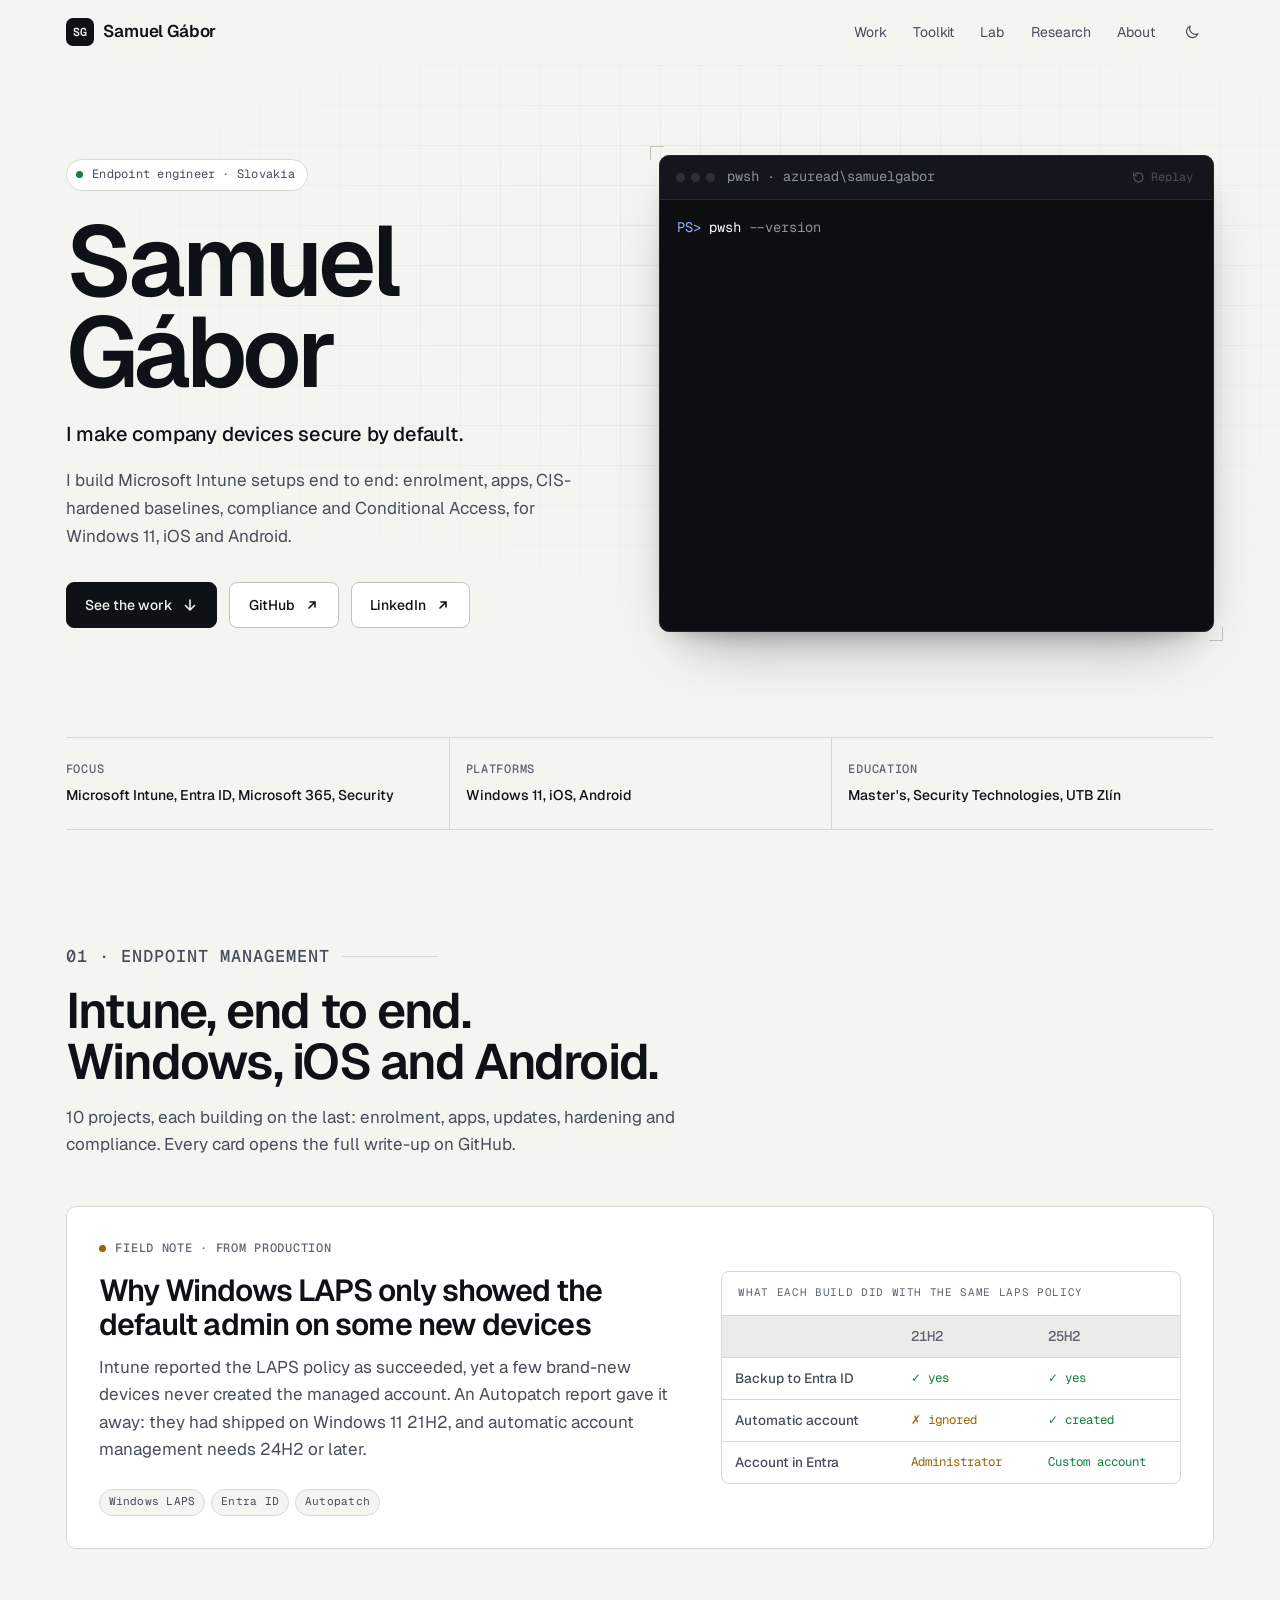
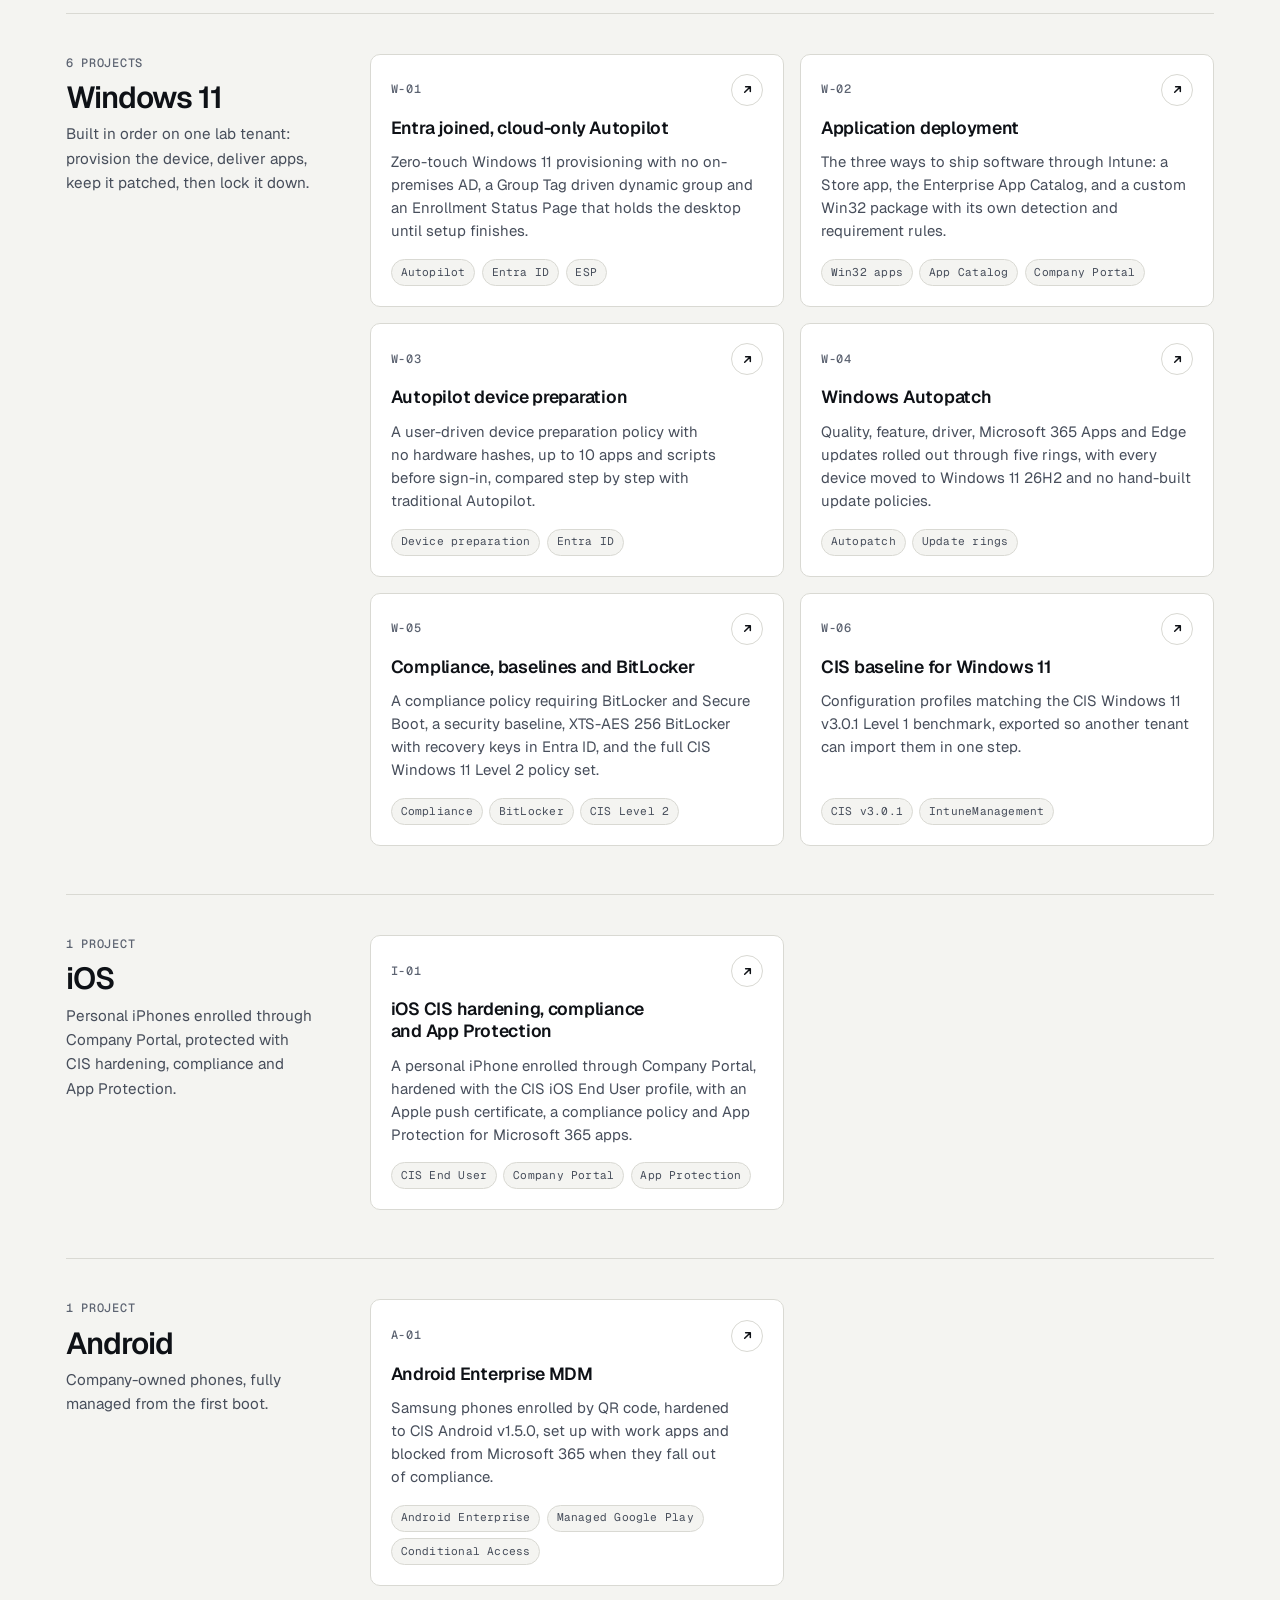
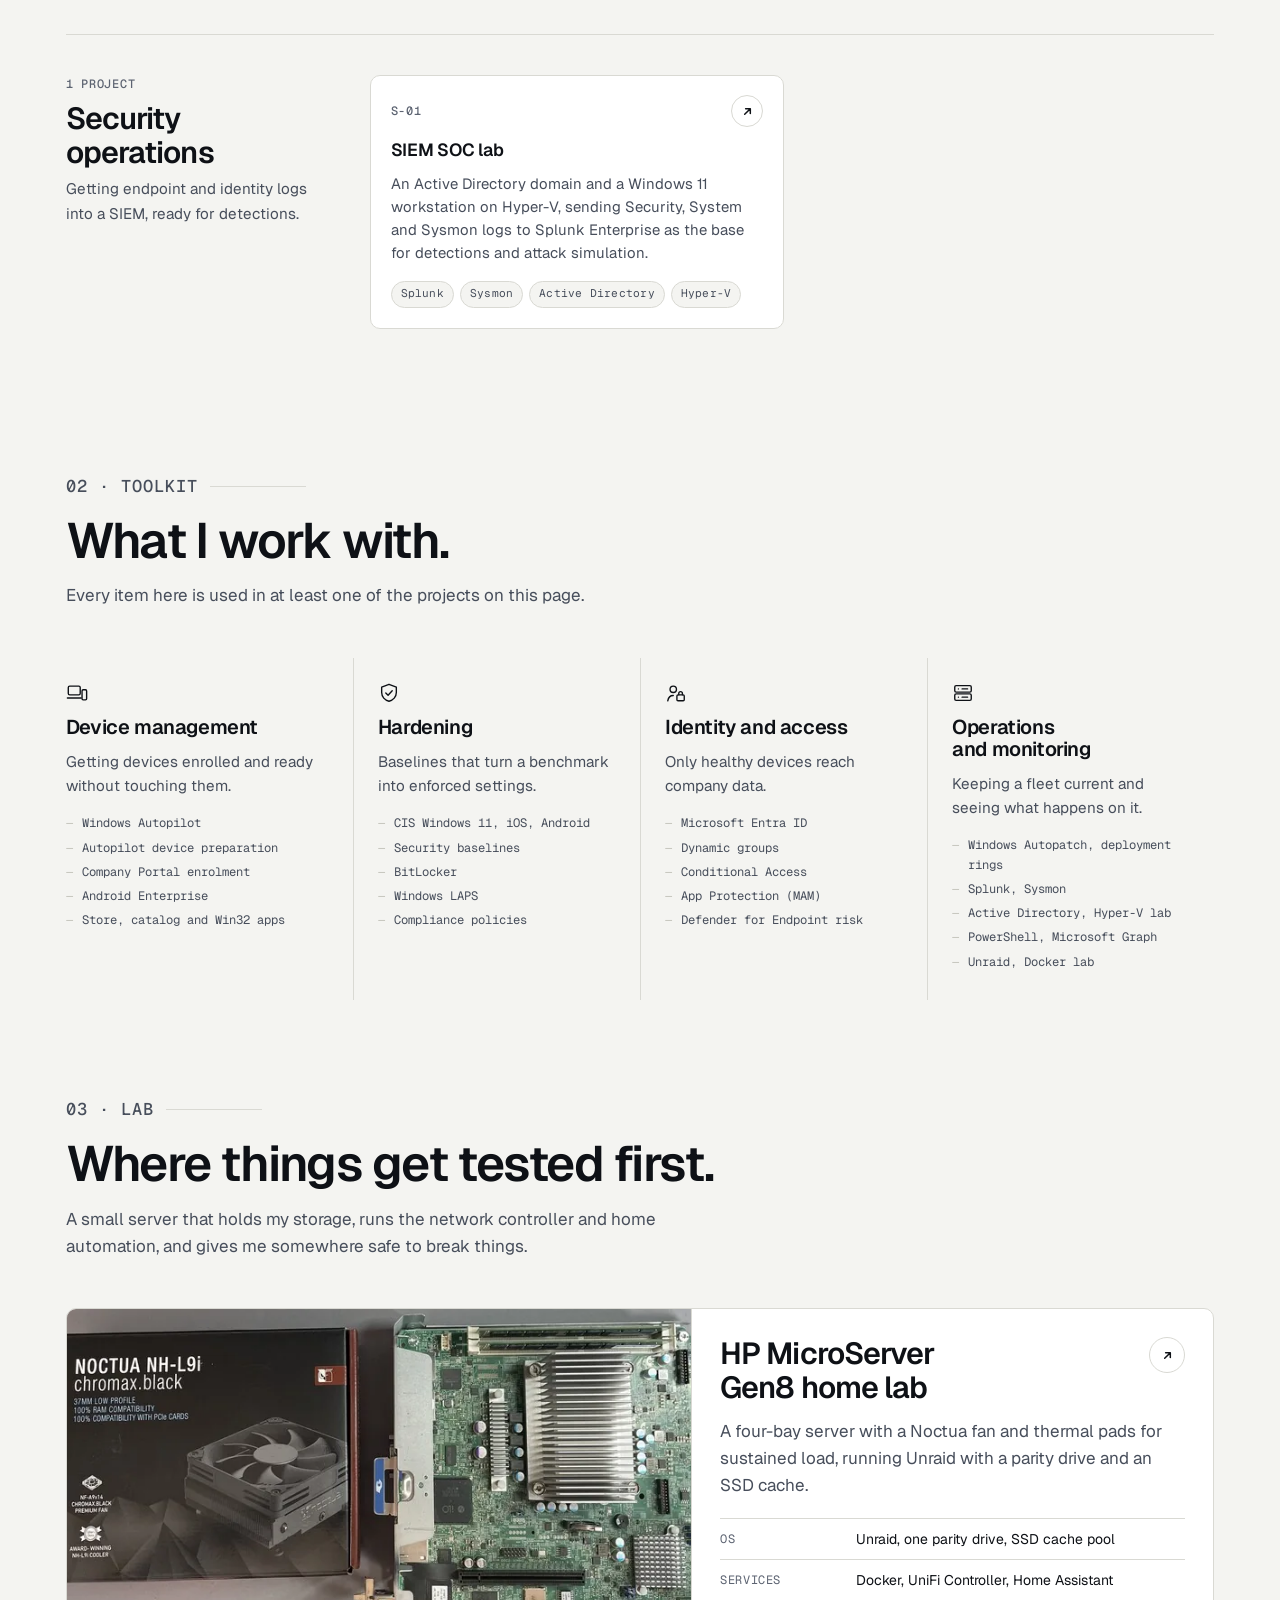
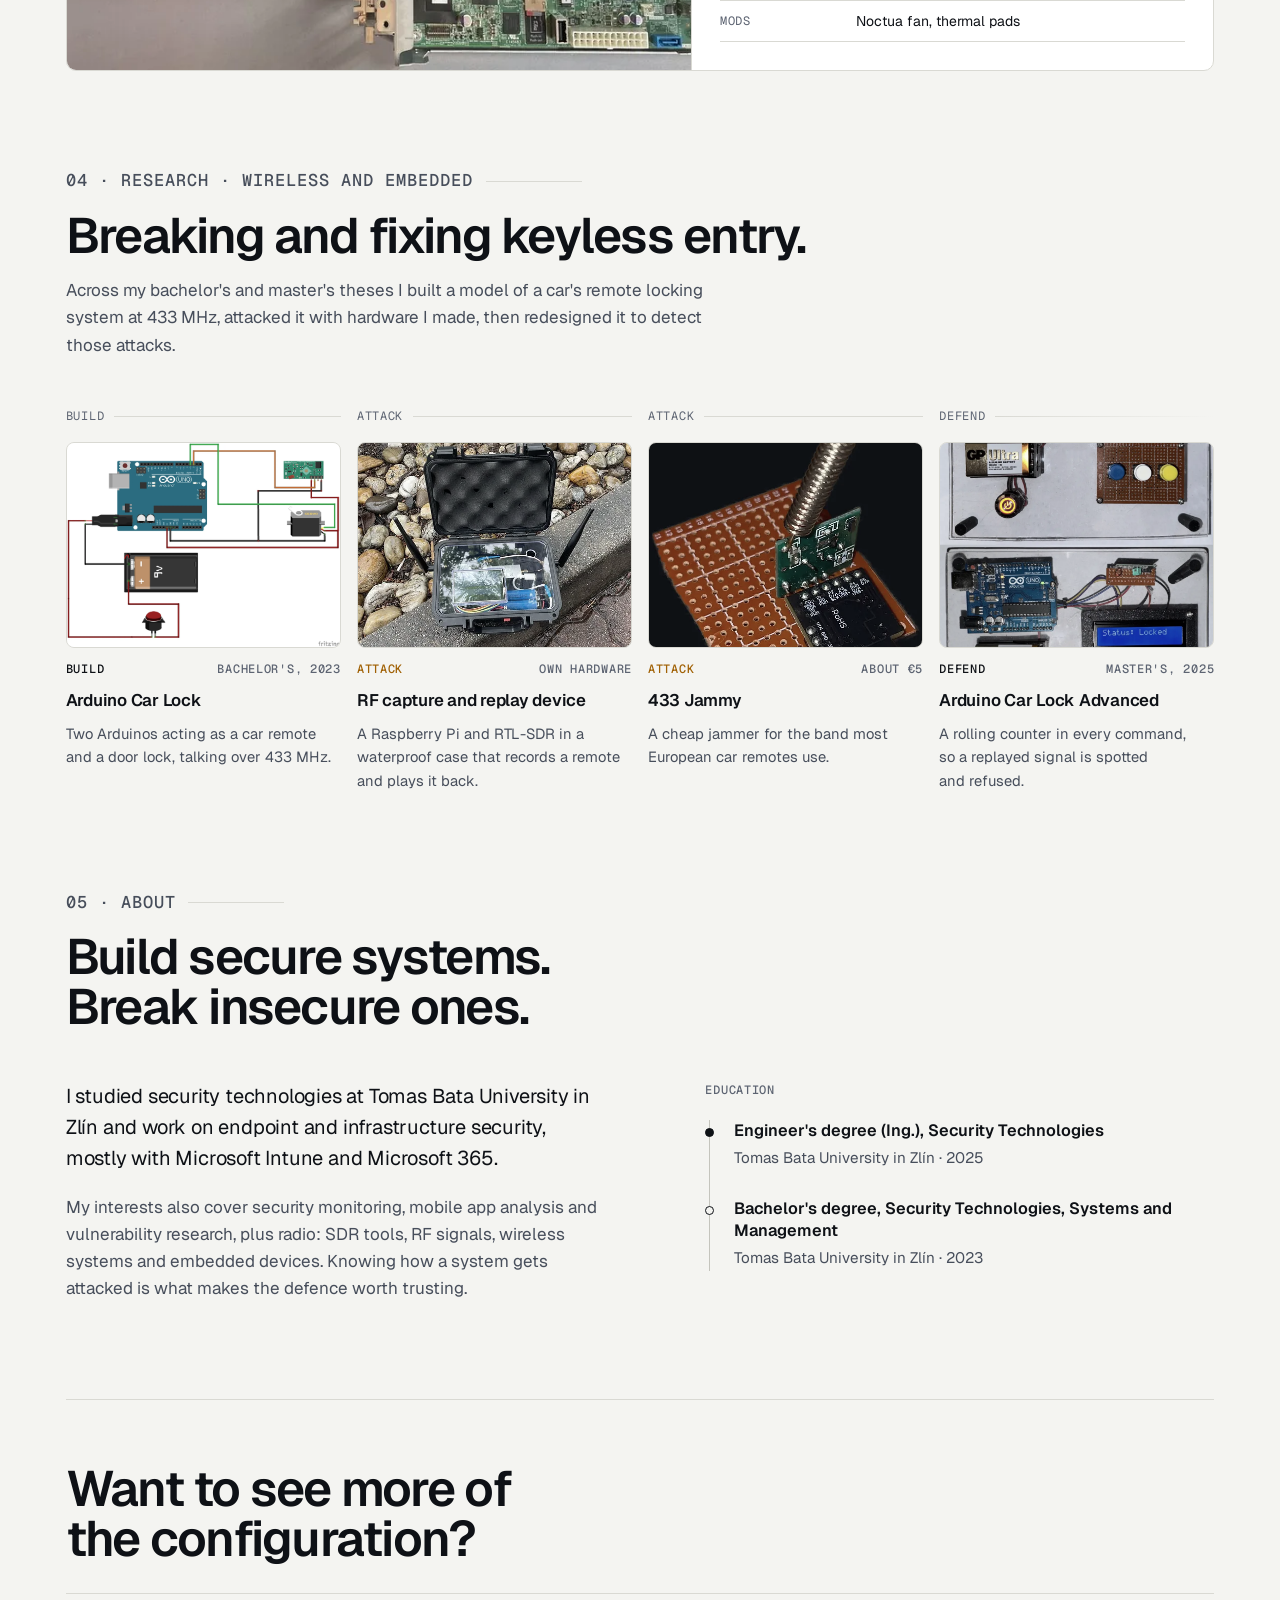
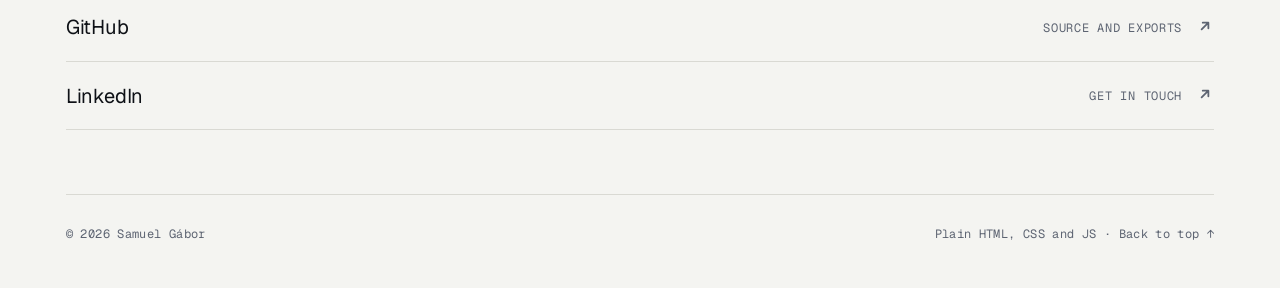
<file: index.html>
<!doctype html>
<html lang="en">
<head>
  <meta charset="utf-8">
  <meta name="viewport" content="width=device-width, initial-scale=1">
  <title>Samuel Gábor · Endpoint engineer</title>
  <meta name="description" content="Samuel Gábor is an endpoint engineer in Slovakia working with Microsoft Intune across Windows 11, iOS and Android: Autopilot, Autopatch, CIS-hardened baselines, compliance and Conditional Access.">
  <link rel="canonical" href="https://www.samuelgabor.com/">
  <meta property="og:type" content="website">
  <meta property="og:title" content="Samuel Gábor · Endpoint engineer">
  <meta property="og:description" content="Microsoft Intune projects across Windows 11, iOS and Android, a home lab, and research on wireless and embedded security.">
  <meta property="og:url" content="https://www.samuelgabor.com/">
  <meta property="og:site_name" content="Samuel Gábor">
  <meta property="og:image" content="https://www.samuelgabor.com/assets/img/og-image-2.png">
  <meta property="og:image:type" content="image/png">
  <meta property="og:image:width" content="1200">
  <meta property="og:image:height" content="630">
  <meta property="og:image:alt" content="Samuel Gábor, endpoint engineer, next to a PowerShell console listing compliant Intune devices">
  <meta name="twitter:card" content="summary_large_image">
  <meta name="theme-color" content="#f4f4f1" media="(prefers-color-scheme: light)">
  <meta name="theme-color" content="#0a0c0f" media="(prefers-color-scheme: dark)">
  <link rel="icon" href="favicon.svg" type="image/svg+xml">
  <script>(function(){var d=document.documentElement;d.classList.add("js");try{var t=localStorage.getItem("theme");if(t)d.dataset.theme=t;}catch(e){}})();</script>
  <link rel="preconnect" href="https://fonts.googleapis.com">
  <link rel="preconnect" href="https://fonts.gstatic.com" crossorigin>
  <link rel="stylesheet" href="https://fonts.googleapis.com/css2?family=Geist:wght@400..700&family=Geist+Mono:wght@400..600&display=swap">
  <link rel="stylesheet" href="assets/css/site.css?v=8">
  <script type="application/ld+json">
  {"@context":"https://schema.org","@type":"Person","name":"Samuel Gábor","jobTitle":"Endpoint Engineer","address":{"@type":"PostalAddress","addressCountry":"SK"},"url":"https://www.samuelgabor.com/","alumniOf":"Tomas Bata University in Zlín","knowsAbout":["Microsoft Intune","Microsoft 365","Windows Autopilot","Windows Autopatch","Android Enterprise","CIS Benchmarks","Conditional Access","Wireless security"],"sameAs":["https://github.com/thesamuelgabor","https://www.linkedin.com/in/samuel-g%C3%A1bor"]}
  </script>
  <script src="assets/js/site.js?v=2" defer></script>
  <script src="assets/js/console.js?v=4" defer></script>
</head>
<body>
  <a class="skip" href="#main">Skip to content</a>

  <header class="site-head">
    <div class="wrap head-inner">
      <a class="site-name" href="./" aria-label="Samuel Gábor, home"><span class="mark" aria-hidden="true">SG</span><span class="full">Samuel Gábor</span></a>
      <div class="head-right">
        <nav class="site-nav" aria-label="Main">
          <a href="#work">Work</a>
          <a class="opt" href="#toolkit">Toolkit</a>
          <a class="opt" href="#lab">Lab</a>
          <a href="#research">Research</a>
          <a href="#about">About</a>
        </nav>
        <button class="theme-btn" type="button" aria-label="Switch theme">
          <svg class="i-moon" viewBox="0 0 24 24" fill="none" stroke="currentColor" stroke-width="1.6" stroke-linecap="round" stroke-linejoin="round" aria-hidden="true"><path d="M20 14.5A8 8 0 0 1 9.5 4a8 8 0 1 0 10.5 10.5z"/></svg>
          <svg class="i-sun" viewBox="0 0 24 24" fill="none" stroke="currentColor" stroke-width="1.6" stroke-linecap="round" aria-hidden="true"><circle cx="12" cy="12" r="4"/><path d="M12 2.5v2M12 19.5v2M4.2 4.2l1.4 1.4M18.4 18.4l1.4 1.4M2.5 12h2M19.5 12h2M4.2 19.8l1.4-1.4M18.4 5.6l1.4-1.4"/></svg>
        </button>
      </div>
    </div>
  </header>

  <main id="main">
    <!-- ============ Hero ============ -->
    <section class="hero" aria-labelledby="hero-title">
      <div class="wrap">
        <div class="hero-grid">
          <div>
            <p class="status" data-in style="--i:0"><span class="dot" aria-hidden="true"></span>Endpoint engineer · Slovakia</p>
            <h1 id="hero-title" data-in style="--i:1">Samuel Gábor</h1>
            <p class="hero-role" data-in style="--i:2">I make company devices secure by default.</p>
            <p class="hero-lead" data-in style="--i:3">I build Microsoft Intune setups end to end: enrolment, apps, CIS-hardened baselines, compliance and Conditional Access, for Windows 11, iOS and Android.</p>
            <div class="actions" data-in style="--i:4">
              <a class="btn btn-primary" href="#work">See the work
                <svg class="arrow-d" viewBox="0 0 16 16" fill="none" stroke="currentColor" stroke-width="1.6" stroke-linecap="round" stroke-linejoin="round" aria-hidden="true"><path d="M8 3v10M3.5 8.5 8 13l4.5-4.5"/></svg></a>
              <a class="btn" href="https://github.com/thesamuelgabor">GitHub
                <svg class="arrow-r" viewBox="0 0 16 16" fill="none" stroke="currentColor" stroke-width="1.6" stroke-linecap="round" stroke-linejoin="round" aria-hidden="true"><path d="M5 11 11 5M6 5h5v5"/></svg></a>
              <a class="btn" href="https://www.linkedin.com/in/samuel-g%C3%A1bor">LinkedIn
                <svg class="arrow-r" viewBox="0 0 16 16" fill="none" stroke="currentColor" stroke-width="1.6" stroke-linecap="round" stroke-linejoin="round" aria-hidden="true"><path d="M5 11 11 5M6 5h5v5"/></svg></a>
            </div>
          </div>

          <div class="console-wrap" data-in style="--i:3">
            <span class="crop tl" aria-hidden="true"></span><span class="crop br" aria-hidden="true"></span>
            <figure class="console" data-console aria-labelledby="con-cap">
              <div class="con-bar">
                <span class="con-title"><span class="con-lights" aria-hidden="true"><i></i><i></i><i></i></span>pwsh · azuread\samuelgabor</span>
                <button class="con-replay" type="button" aria-disabled="false">
                  <svg viewBox="0 0 16 16" fill="none" stroke="currentColor" stroke-width="1.7" stroke-linecap="round" aria-hidden="true"><path d="M2.5 8a5.5 5.5 0 1 0 1.7-4"/><path d="M2 2.5v3.2h3.2"/></svg>
                  Replay
                </button>
              </div>
<pre class="con-body" aria-hidden="true"><span class="ln cmd" data-t="pwsh --version"><span class="ps">PS&gt;</span> pwsh <span class="flag">--version</span></span><span class="ln out" data-wait="250">PowerShell 7.5.2</span><span class="ln cmd" data-t="whoami"><span class="ps">PS&gt;</span> whoami</span><span class="ln out" data-wait="200">azuread\samuelgabor</span><span class="ln cmd" data-t="Connect-MgGraph"><span class="ps">PS&gt;</span> Connect-MgGraph</span><span class="ln out" data-wait="1100">Welcome to Microsoft Graph!</span><span class="ln cmd" data-t="Get-MgDeviceManagementManagedDevice |"><span class="ps">PS&gt;</span> Get-MgDeviceManagementManagedDevice |</span><span class="ln cmd cont" data-t="ft DeviceName, ComplianceState"><span class="ps">&gt;&gt;</span> ft DeviceName, ComplianceState</span><span class="ln out gap" data-wait="800"></span><span class="ln out th">DeviceName   ComplianceState</span><span class="ln out th">----------   ---------------</span><span class="ln out">WIN11-LAB-01 <span class="ok">compliant</span></span><span class="ln out">Galaxy-A55   <span class="ok">compliant</span></span><span class="ln out">iPhone-SG-01 <span class="ok">compliant</span></span><span class="ln out">Galaxy-A14   <span class="ok">compliant</span></span><span class="ln out gap"></span><span class="ln cmd idle" data-wait="250"><span class="ps">PS&gt;</span> <span class="caret"></span></span></pre>
              <figcaption id="con-cap" class="sr-only">A PowerShell session: pwsh --version returns PowerShell 7.5.2, whoami returns azuread\samuelgabor, Connect-MgGraph signs in to Microsoft Graph, and Get-MgDeviceManagementManagedDevice lists four Intune devices, all compliant.</figcaption>
            </figure>
          </div>
        </div>
      </div>
    </section>

    <div class="wrap">
      <dl class="spec" data-reveal>
        <div><dt class="label">Focus</dt><dd>Microsoft Intune, Entra ID, Microsoft 365, Security</dd></div>
        <div><dt class="label">Platforms</dt><dd>Windows 11, iOS, Android</dd></div>
        <div><dt class="label">Education</dt><dd>Master's, Security Technologies, UTB Zlín</dd></div>
      </dl>
    </div>

    <!-- ============ 01 Work ============ -->
    <section class="section wrap" id="work" aria-labelledby="work-title">
      <div class="sec-head" data-reveal>
        <p class="label">01 · Endpoint management</p>
        <h2 id="work-title">Intune, end to end. Windows, iOS and Android.</h2>
        <p>10 projects, each building on the last: enrolment, apps, updates, hardening and compliance. Every card opens the full write-up on GitHub.</p>
      </div>

      <article class="note-card" data-reveal>
        <div>
          <p class="label eyebrow"><span class="dot warn" aria-hidden="true"></span>Field note · from production</p>
          <h3><a href="https://github.com/thesamuelgabor/Why-Windows-LAPS-Only-Showed-the-Default-Admin-on-Some-of-Our-New-Devices" target="_blank" rel="noopener">Why Windows LAPS only showed the default admin on some new devices<span class="sr-only"> (GitHub, opens in a new tab)</span></a></h3>
          <p>Intune reported the LAPS policy as succeeded, yet a few brand-new devices never created the managed account. An Autopatch report gave it away: they had shipped on Windows 11 21H2, and automatic account management needs 24H2 or later.</p>
          <ul class="tags" aria-label="Tools"><li>Windows LAPS</li><li>Entra ID</li><li>Autopatch</li></ul>
        </div>
        <div class="table-wrap diff">
          <table>
            <caption>What each build did with the same LAPS policy</caption>
            <thead><tr><th scope="col"></th><th scope="col">21H2</th><th scope="col">25H2</th></tr></thead>
            <tbody>
              <tr><th scope="row">Backup to Entra ID</th><td class="yes">✓ yes</td><td class="yes">✓ yes</td></tr>
              <tr><th scope="row">Automatic account</th><td class="no">✗ ignored</td><td class="yes">✓ created</td></tr>
              <tr><th scope="row">Account in Entra</th><td class="no">Administrator</td><td class="yes">Custom account</td></tr>
            </tbody>
          </table>
        </div>
      </article>

      <div class="track" aria-labelledby="track-windows11">
        <div class="track-head" data-reveal>
          <p class="label">6 projects</p>
          <h3 id="track-windows11">Windows 11</h3>
          <p>Built in order on one lab tenant: provision the device, deliver apps, keep it patched, then lock it down.</p>
        </div>
        <ol class="pgrid">
          <li class="pcard" data-reveal style="--d:0">
            <div class="pcard-top"><span class="label">W-01</span><span class="go" aria-hidden="true"><svg viewBox="0 0 16 16" fill="none" stroke="currentColor" stroke-width="1.6" stroke-linecap="round" stroke-linejoin="round"><path d="M5 11 11 5M6 5h5v5"/></svg></span></div>
            <h4><a href="https://github.com/thesamuelgabor/Microsoft-Entra-Joined-Cloud-Only-Windows-11-Autopilot" target="_blank" rel="noopener">Entra joined, cloud-only Autopilot<span class="sr-only"> (GitHub, opens in a new tab)</span></a></h4>
            <p>Zero-touch Windows 11 provisioning with no on-premises AD, a Group Tag driven dynamic group and an Enrollment Status Page that holds the desktop until setup finishes.</p>
            <ul class="tags" aria-label="Tools"><li>Autopilot</li><li>Entra ID</li><li>ESP</li></ul>
          </li>
          <li class="pcard" data-reveal style="--d:1">
            <div class="pcard-top"><span class="label">W-02</span><span class="go" aria-hidden="true"><svg viewBox="0 0 16 16" fill="none" stroke="currentColor" stroke-width="1.6" stroke-linecap="round" stroke-linejoin="round"><path d="M5 11 11 5M6 5h5v5"/></svg></span></div>
            <h4><a href="https://github.com/thesamuelgabor/Intune-Application-Deployment---Store-Win32-App-Catalog-Custom-Win32" target="_blank" rel="noopener">Application deployment<span class="sr-only"> (GitHub, opens in a new tab)</span></a></h4>
            <p>The three ways to ship software through Intune: a Store app, the Enterprise App Catalog, and a custom Win32 package with its own detection and requirement rules.</p>
            <ul class="tags" aria-label="Tools"><li>Win32 apps</li><li>App Catalog</li><li>Company Portal</li></ul>
          </li>
          <li class="pcard" data-reveal style="--d:0">
            <div class="pcard-top"><span class="label">W-03</span><span class="go" aria-hidden="true"><svg viewBox="0 0 16 16" fill="none" stroke="currentColor" stroke-width="1.6" stroke-linecap="round" stroke-linejoin="round"><path d="M5 11 11 5M6 5h5v5"/></svg></span></div>
            <h4><a href="https://github.com/thesamuelgabor/Windows-Autopilot-Device-Preparation-New-Experience" target="_blank" rel="noopener">Autopilot device preparation<span class="sr-only"> (GitHub, opens in a new tab)</span></a></h4>
            <p>A user-driven device preparation policy with no hardware hashes, up to 10 apps and scripts before sign-in, compared step by step with traditional Autopilot.</p>
            <ul class="tags" aria-label="Tools"><li>Device preparation</li><li>Entra ID</li></ul>
          </li>
          <li class="pcard" data-reveal style="--d:1">
            <div class="pcard-top"><span class="label">W-04</span><span class="go" aria-hidden="true"><svg viewBox="0 0 16 16" fill="none" stroke="currentColor" stroke-width="1.6" stroke-linecap="round" stroke-linejoin="round"><path d="M5 11 11 5M6 5h5v5"/></svg></span></div>
            <h4><a href="https://github.com/thesamuelgabor/Windows-Autopatch---Automated-Update-Management" target="_blank" rel="noopener">Windows Autopatch<span class="sr-only"> (GitHub, opens in a new tab)</span></a></h4>
            <p>Quality, feature, driver, Microsoft 365 Apps and Edge updates rolled out through five rings, with every device moved to Windows 11 26H2 and no hand-built update policies.</p>
            <ul class="tags" aria-label="Tools"><li>Autopatch</li><li>Update rings</li></ul>
          </li>
          <li class="pcard" data-reveal style="--d:0">
            <div class="pcard-top"><span class="label">W-05</span><span class="go" aria-hidden="true"><svg viewBox="0 0 16 16" fill="none" stroke="currentColor" stroke-width="1.6" stroke-linecap="round" stroke-linejoin="round"><path d="M5 11 11 5M6 5h5v5"/></svg></span></div>
            <h4><a href="https://github.com/thesamuelgabor/Compliance-Security-Baselines-BitLocker-CIS-Benchmark-Mapping" target="_blank" rel="noopener">Compliance, baselines and BitLocker<span class="sr-only"> (GitHub, opens in a new tab)</span></a></h4>
            <p>A compliance policy requiring BitLocker and Secure Boot, a security baseline, XTS-AES 256 BitLocker with recovery keys in Entra ID, and the full CIS Windows 11 Level 2 policy set.</p>
            <ul class="tags" aria-label="Tools"><li>Compliance</li><li>BitLocker</li><li>CIS Level 2</li></ul>
          </li>
          <li class="pcard" data-reveal style="--d:1">
            <div class="pcard-top"><span class="label">W-06</span><span class="go" aria-hidden="true"><svg viewBox="0 0 16 16" fill="none" stroke="currentColor" stroke-width="1.6" stroke-linecap="round" stroke-linejoin="round"><path d="M5 11 11 5M6 5h5v5"/></svg></span></div>
            <h4><a href="https://github.com/thesamuelgabor/CIS-Benchmark-for-Widnows-11" target="_blank" rel="noopener">CIS baseline for Windows 11<span class="sr-only"> (GitHub, opens in a new tab)</span></a></h4>
            <p>Configuration profiles matching the CIS Windows 11 v3.0.1 Level 1 benchmark, exported so another tenant can import them in one step.</p>
            <ul class="tags" aria-label="Tools"><li>CIS v3.0.1</li><li>IntuneManagement</li></ul>
          </li>
        </ol>
      </div>
      <div class="track" aria-labelledby="track-ios">
        <div class="track-head" data-reveal>
          <p class="label">1 project</p>
          <h3 id="track-ios">iOS</h3>
          <p>Personal iPhones enrolled through Company Portal, protected with CIS hardening, compliance and App Protection.</p>
        </div>
        <ol class="pgrid">
          <li class="pcard" data-reveal style="--d:0">
            <div class="pcard-top"><span class="label">I-01</span><span class="go" aria-hidden="true"><svg viewBox="0 0 16 16" fill="none" stroke="currentColor" stroke-width="1.6" stroke-linecap="round" stroke-linejoin="round"><path d="M5 11 11 5M6 5h5v5"/></svg></span></div>
            <h4><a href="https://github.com/thesamuelgabor/iOS-CIS-Hardening-Compliance-App-Protection" target="_blank" rel="noopener">iOS CIS hardening, compliance and App Protection<span class="sr-only"> (GitHub, opens in a new tab)</span></a></h4>
            <p>A personal iPhone enrolled through Company Portal, hardened with the CIS iOS End User profile, with an Apple push certificate, a compliance policy and App Protection for Microsoft 365 apps.</p>
            <ul class="tags" aria-label="Tools"><li>CIS End User</li><li>Company Portal</li><li>App Protection</li></ul>
          </li>
        </ol>
      </div>
      <div class="track" aria-labelledby="track-android">
        <div class="track-head" data-reveal>
          <p class="label">1 project</p>
          <h3 id="track-android">Android</h3>
          <p>Company-owned phones, fully managed from the first boot.</p>
        </div>
        <ol class="pgrid">
          <li class="pcard" data-reveal style="--d:0">
            <div class="pcard-top"><span class="label">A-01</span><span class="go" aria-hidden="true"><svg viewBox="0 0 16 16" fill="none" stroke="currentColor" stroke-width="1.6" stroke-linecap="round" stroke-linejoin="round"><path d="M5 11 11 5M6 5h5v5"/></svg></span></div>
            <h4><a href="https://github.com/thesamuelgabor/Intune-Android-MDM-Deployment" target="_blank" rel="noopener">Android Enterprise MDM<span class="sr-only"> (GitHub, opens in a new tab)</span></a></h4>
            <p>Samsung phones enrolled by QR code, hardened to CIS Android v1.5.0, set up with work apps and blocked from Microsoft 365 when they fall out of compliance.</p>
            <ul class="tags" aria-label="Tools"><li>Android Enterprise</li><li>Managed Google Play</li><li>Conditional Access</li></ul>
          </li>
        </ol>
      </div>
      <div class="track" aria-labelledby="track-secops">
        <div class="track-head" data-reveal>
          <p class="label">1 project</p>
          <h3 id="track-secops">Security operations</h3>
          <p>Getting endpoint and identity logs into a SIEM, ready for detections.</p>
        </div>
        <ol class="pgrid">
          <li class="pcard" data-reveal style="--d:0">
            <div class="pcard-top"><span class="label">S-01</span><span class="go" aria-hidden="true"><svg viewBox="0 0 16 16" fill="none" stroke="currentColor" stroke-width="1.6" stroke-linecap="round" stroke-linejoin="round"><path d="M5 11 11 5M6 5h5v5"/></svg></span></div>
            <h4><a href="https://github.com/thesamuelgabor/SIEM-SOC-Lab" target="_blank" rel="noopener">SIEM SOC lab<span class="sr-only"> (GitHub, opens in a new tab)</span></a></h4>
            <p>An Active Directory domain and a Windows 11 workstation on Hyper-V, sending Security, System and Sysmon logs to Splunk Enterprise as the base for detections and attack simulation.</p>
            <ul class="tags" aria-label="Tools"><li>Splunk</li><li>Sysmon</li><li>Active Directory</li><li>Hyper-V</li></ul>
          </li>
        </ol>
      </div>
    </section>

    <!-- ============ 02 Toolkit ============ -->
    <section class="section wrap" id="toolkit" aria-labelledby="toolkit-title">
      <div class="sec-head" data-reveal>
        <p class="label">02 · Toolkit</p>
        <h2 id="toolkit-title">What I work with.</h2>
        <p>Every item here is used in at least one of the projects on this page.</p>
      </div>
      <div class="caps">
        <div class="cap" data-reveal>
          <svg class="cap-icon" viewBox="0 0 24 24" fill="none" stroke="currentColor" stroke-width="1.5" stroke-linecap="round" stroke-linejoin="round" aria-hidden="true"><rect x="2.5" y="4.5" width="13" height="9.5" rx="1.5"/><path d="M1.5 17.5h15"/><rect x="17.5" y="8.5" width="5" height="11" rx="1.2"/></svg>
          <h3>Device management</h3>
          <p>Getting devices enrolled and ready without touching them.</p>
          <ul><li>Windows Autopilot</li><li>Autopilot device preparation</li><li>Company Portal enrolment</li><li>Android Enterprise</li><li>Store, catalog and Win32 apps</li></ul>
        </div>
        <div class="cap" data-reveal style="--d:1">
          <svg class="cap-icon" viewBox="0 0 24 24" fill="none" stroke="currentColor" stroke-width="1.5" stroke-linecap="round" stroke-linejoin="round" aria-hidden="true"><path d="M12 2.5 20 5.5v6c0 4.6-3.4 8.5-8 9.5-4.6-1-8-4.9-8-9.5v-6z"/><path d="m8.5 12 2.5 2.5 4.5-5"/></svg>
          <h3>Hardening</h3>
          <p>Baselines that turn a benchmark into enforced settings.</p>
          <ul><li>CIS Windows 11, iOS, Android</li><li>Security baselines</li><li>BitLocker</li><li>Windows LAPS</li><li>Compliance policies</li></ul>
        </div>
        <div class="cap" data-reveal style="--d:2">
          <svg class="cap-icon" viewBox="0 0 24 24" fill="none" stroke="currentColor" stroke-width="1.5" stroke-linecap="round" stroke-linejoin="round" aria-hidden="true"><circle cx="9" cy="8" r="3.5"/><path d="M3 20.5c.6-3.4 3-5.8 6-5.8"/><rect x="13" y="14" width="8" height="6.5" rx="1.2"/><path d="M15 14v-1.5a2 2 0 0 1 4 0V14"/></svg>
          <h3>Identity and access</h3>
          <p>Only healthy devices reach company data.</p>
          <ul><li>Microsoft Entra ID</li><li>Dynamic groups</li><li>Conditional Access</li><li>App Protection (MAM)</li><li>Defender for Endpoint risk</li></ul>
        </div>
        <div class="cap" data-reveal style="--d:3">
          <svg class="cap-icon" viewBox="0 0 24 24" fill="none" stroke="currentColor" stroke-width="1.5" stroke-linecap="round" stroke-linejoin="round" aria-hidden="true"><rect x="3" y="4" width="18" height="7" rx="1.5"/><rect x="3" y="13" width="18" height="7" rx="1.5"/><path d="M7 7.5h.01M7 16.5h.01M11 7.5h6M11 16.5h6"/></svg>
          <h3>Operations and monitoring</h3>
          <p>Keeping a fleet current and seeing what happens on it.</p>
          <ul><li>Windows Autopatch, deployment rings</li><li>Splunk, Sysmon</li><li>Active Directory, Hyper-V lab</li><li>PowerShell, Microsoft Graph</li><li>Unraid, Docker lab</li></ul>
        </div>
      </div>
    </section>

    <!-- ============ 03 Lab ============ -->
    <section class="section wrap" id="lab" aria-labelledby="lab-title">
      <div class="sec-head" data-reveal>
        <p class="label">03 · Lab</p>
        <h2 id="lab-title">Where things get tested first.</h2>
        <p>A small server that holds my storage, runs the network controller and home automation, and gives me somewhere safe to break things.</p>
      </div>
      <article class="feature" data-reveal>
        <div class="card-media">
          <img src="assets/img/hp-overview.webp" width="760" height="400" loading="lazy" decoding="async" alt="The HP ProLiant MicroServer Gen8">
        </div>
        <div class="card-body">
          <div class="card-top">
            <h3><a href="https://github.com/thesamuelgabor/HP-Micro-Server-G8" target="_blank" rel="noopener">HP MicroServer Gen8 home lab<span class="sr-only"> (GitHub, opens in a new tab)</span></a></h3>
            <span class="go" aria-hidden="true"><svg viewBox="0 0 16 16" fill="none" stroke="currentColor" stroke-width="1.6" stroke-linecap="round" stroke-linejoin="round"><path d="M5 11 11 5M6 5h5v5"/></svg></span>
          </div>
          <p>A four-bay server with a Noctua fan and thermal pads for sustained load, running Unraid with a parity drive and an SSD cache.</p>
          <dl class="kv">
            <div><dt>OS</dt><dd>Unraid, one parity drive, SSD cache pool</dd></div>
            <div><dt>Services</dt><dd>Docker, UniFi Controller, Home Assistant</dd></div>
            <div><dt>Mods</dt><dd>Noctua fan, thermal pads</dd></div>
          </dl>
        </div>
      </article>
    </section>

    <!-- ============ 04 Research ============ -->
    <section class="section wrap" id="research" aria-labelledby="research-title">
      <div class="sec-head" data-reveal>
        <p class="label">04 · Research · wireless and embedded</p>
        <h2 id="research-title">Breaking and fixing keyless entry.</h2>
        <p>Across my bachelor's and master's theses I built a model of a car's remote locking system at 433 MHz, attacked it with hardware I made, then redesigned it to detect those attacks.</p>
      </div>
      <div class="flowline" aria-hidden="true" data-reveal><span>Build</span><span>Attack</span><span>Attack</span><span>Defend</span></div>
      <ol class="steps">
        <li class="step" data-reveal>
          <div class="step-media"><img src="assets/img/rke-receiver.webp" width="1600" height="1197" loading="lazy" decoding="async" alt="Wiring diagram of the Arduino receiver with RF module, servo and LCD"></div>
          <div class="step-meta label"><span class="phase">Build</span><span>Bachelor's, 2023</span></div>
          <h3><a href="https://github.com/thesamuelgabor/Arduino-Car-Lock" target="_blank" rel="noopener">Arduino Car Lock<span class="sr-only"> (GitHub, opens in a new tab)</span></a></h3>
          <p>Two Arduinos acting as a car remote and a door lock, talking over 433 MHz.</p>
        </li>
        <li class="step" data-reveal style="--d:1">
          <div class="step-media"><img src="assets/img/rpi-case.webp" width="760" height="400" loading="lazy" decoding="async" alt="The replay device inside an open waterproof case, with two antennas and a touchscreen"></div>
          <div class="step-meta label"><span class="phase atk">Attack</span><span>Own hardware</span></div>
          <h3><a href="https://github.com/thesamuelgabor/-RPi-Replay-Thing" target="_blank" rel="noopener">RF capture and replay device<span class="sr-only"> (GitHub, opens in a new tab)</span></a></h3>
          <p>A Raspberry Pi and RTL-SDR in a waterproof case that records a remote and plays it back.</p>
        </li>
        <li class="step" data-reveal style="--d:2">
          <div class="step-media"><img src="assets/img/jammy.webp" width="538" height="684" loading="lazy" decoding="async" alt="The small 433 MHz jammer circuit board"></div>
          <div class="step-meta label"><span class="phase atk">Attack</span><span>About €5</span></div>
          <h3><a href="https://github.com/thesamuelgabor/433-Jammy" target="_blank" rel="noopener">433 Jammy<span class="sr-only"> (GitHub, opens in a new tab)</span></a></h3>
          <p>A cheap jammer for the band most European car remotes use.</p>
        </li>
        <li class="step" data-reveal style="--d:3">
          <div class="step-media"><img src="assets/img/rke-adv-build.webp" width="1000" height="1425" loading="lazy" decoding="async" alt="The finished transmitter and receiver boards; the receiver's LCD reads Status: Locked"></div>
          <div class="step-meta label"><span class="phase">Defend</span><span>Master's, 2025</span></div>
          <h3><a href="https://github.com/thesamuelgabor/Arduino-Car-Lock-Advanced" target="_blank" rel="noopener">Arduino Car Lock Advanced<span class="sr-only"> (GitHub, opens in a new tab)</span></a></h3>
          <p>A rolling counter in every command, so a replayed signal is spotted and refused.</p>
        </li>
      </ol>
    </section>

    <!-- ============ 05 About ============ -->
    <section class="section wrap" id="about" aria-labelledby="about-title">
      <div class="sec-head" data-reveal>
        <p class="label">05 · About</p>
        <h2 id="about-title">Build secure systems. Break insecure ones.</h2>
      </div>
      <div class="about">
        <div data-reveal>
          <p class="about-lead">I studied security technologies at Tomas Bata University in Zlín and work on endpoint and infrastructure security, mostly with Microsoft Intune and Microsoft 365.</p>
          <p>My interests also cover security monitoring, mobile app analysis and vulnerability research, plus radio: SDR tools, RF signals, wireless systems and embedded devices. Knowing how a system gets attacked is what makes the defence worth trusting.</p>
        </div>
        <div data-reveal style="--d:1">
          <p class="label" style="margin-bottom:1.25rem">Education</p>
          <ol class="timeline">
            <li><strong>Engineer's degree (Ing.), Security Technologies</strong><span>Tomas Bata University in Zlín · 2025</span></li>
            <li><strong>Bachelor's degree, Security Technologies, Systems and Management</strong><span>Tomas Bata University in Zlín · 2023</span></li>
          </ol>
        </div>
      </div>

      <div class="contact" data-reveal>
        <h2>Want to see more of the configuration?</h2>
        <ul class="contact-links">
          <li><a href="https://github.com/thesamuelgabor">GitHub <span>Source and exports <svg viewBox="0 0 16 16" fill="none" stroke="currentColor" stroke-width="1.6" stroke-linecap="round" stroke-linejoin="round" aria-hidden="true" style="display:inline;vertical-align:-3px;margin-left:.4rem"><path d="M5 11 11 5M6 5h5v5"/></svg></span></a></li>
          <li><a href="https://www.linkedin.com/in/samuel-g%C3%A1bor">LinkedIn <span>Get in touch <svg viewBox="0 0 16 16" fill="none" stroke="currentColor" stroke-width="1.6" stroke-linecap="round" stroke-linejoin="round" aria-hidden="true" style="display:inline;vertical-align:-3px;margin-left:.4rem"><path d="M5 11 11 5M6 5h5v5"/></svg></span></a></li>
        </ul>
      </div>
    </section>
  </main>

  <footer class="wrap site-foot">
    <span>© 2026 Samuel Gábor</span>
    <span>Plain HTML, CSS and JS · <a href="#main">Back to top ↑</a></span>
  </footer>
</body>
</html>
</file>
<file: assets/css/site.css>
/* Samuel Gábor — site styles
   Minimal engineering: Geist + Geist Mono, one accent, hairline rules.
   Tokens drive both themes; components never use raw colours. */

:root {
  --bg: #f4f4f1;
  --surface: #ffffff;
  --sunk: #ebebe7;
  --ink: #0e1116;
  --ink-2: #474e5b;
  --ink-3: #5d6472;
  --rule: #d9d9d3;
  --rule-2: #c4c4bd;
  --accent: #1d4ed8;
  --accent-ink: #ffffff;
  --ok: #15803d;
  --warn: #a16207;
  --focus: #1d4ed8;
  --grid: rgba(14, 17, 22, 0.05);

  /* Console is always dark, in both themes */
  --con-bg: #0c0e12;
  --con-bar: #13161c;
  --con-rule: #232832;
  --con-ink: #d7dbe2;
  --con-dim: #8b93a1;
  --con-cmd: #ffffff;
  --con-accent: #8fb0ff;
  --con-ok: #5ee08f;
  --con-warn: #f5c451;

  --sans: "Geist", ui-sans-serif, system-ui, -apple-system, "Segoe UI", sans-serif;
  --mono: "Geist Mono", ui-monospace, "Cascadia Mono", Consolas, monospace;

  --step--2: 0.75rem;
  --step--1: 0.875rem;
  --step-0: 1.0625rem;
  --step-1: 1.25rem;
  --step-2: clamp(1.45rem, 1.2rem + 1vw, 1.9rem);
  --step-3: clamp(1.9rem, 1.3rem + 2.6vw, 3.1rem);
  --step-4: clamp(2.7rem, 1.4rem + 6vw, 6.2rem);

  --gutter: clamp(1rem, 0.3rem + 3.2vw, 3rem);
  --max: 1240px;
  --measure: 68ch;
  --radius: 10px;

  --ease-out: cubic-bezier(0.16, 1, 0.3, 1);
  --ease-in: cubic-bezier(0.55, 0, 1, 0.45);
  --dur-1: 160ms;
  --dur-2: 320ms;
  --dur-3: 800ms;

  color-scheme: light;
}

@media (prefers-color-scheme: dark) {
  :root:not([data-theme="light"]) {
    --bg: #0a0c0f;
    --surface: #111419;
    --sunk: #161a20;
    --ink: #eceef1;
    --ink-2: #aab0bb;
    --ink-3: #9098a4;
    --rule: #22262e;
    --rule-2: #323843;
    --accent: #8fb0ff;
    --accent-ink: #0a0c0f;
    --ok: #5ee08f;
    --warn: #f5c451;
    --focus: #8fb0ff;
    --grid: rgba(255, 255, 255, 0.04);
    --con-bg: #0e1116;
    --con-bar: #14181e;
    color-scheme: dark;
  }
}
:root[data-theme="dark"] {
  --bg: #0a0c0f;
  --surface: #111419;
  --sunk: #161a20;
  --ink: #eceef1;
  --ink-2: #aab0bb;
  --ink-3: #9098a4;
  --rule: #22262e;
  --rule-2: #323843;
  --accent: #8fb0ff;
  --accent-ink: #0a0c0f;
  --ok: #5ee08f;
  --warn: #f5c451;
  --focus: #8fb0ff;
  --grid: rgba(255, 255, 255, 0.04);
  --con-bg: #0e1116;
  --con-bar: #14181e;
  color-scheme: dark;
}

@view-transition { navigation: auto; }
::view-transition-old(root) { animation: 180ms var(--ease-in) both vt-out; }
::view-transition-new(root) { animation: 360ms var(--ease-out) both vt-in; }
@keyframes vt-out { to { opacity: 0; } }
@keyframes vt-in { from { opacity: 0; transform: translateY(8px); } }

/* ---------- Base ---------- */
*, *::before, *::after { box-sizing: border-box; }
html { -webkit-text-size-adjust: 100%; text-size-adjust: 100%; scroll-padding-top: 5rem; }
@media (prefers-reduced-motion: no-preference) { html { scroll-behavior: smooth; } }
body {
  margin: 0;
  background: var(--bg);
  color: var(--ink);
  font-family: var(--sans);
  font-size: var(--step-0);
  line-height: 1.6;
  -webkit-font-smoothing: antialiased;
  text-rendering: optimizeLegibility;
  overflow-x: clip;
  transition: background-color var(--dur-2) var(--ease-out), color var(--dur-2) var(--ease-out);
}
img, svg { display: block; max-width: 100%; }
img { height: auto; }
h1, h2, h3, h4 { margin: 0; font-weight: 600; line-height: 1.1; letter-spacing: -0.02em; text-wrap: balance; }
p { margin: 0; text-wrap: pretty; }
ul, ol { margin: 0; padding: 0; }
a { color: var(--accent); text-underline-offset: 0.2em; text-decoration-thickness: 1px; }
a:hover { text-decoration-thickness: 2px; }
button { font: inherit; }
:focus-visible { outline: 2px solid var(--focus); outline-offset: 3px; border-radius: 4px; }
::selection { background: var(--accent); color: var(--accent-ink); }

.sr-only {
  position: absolute; width: 1px; height: 1px; padding: 0; margin: -1px;
  overflow: hidden; clip: rect(0 0 0 0); white-space: nowrap; border: 0;
}
.skip {
  position: absolute; left: var(--gutter); top: -4rem; z-index: 100;
  background: var(--ink); color: var(--bg); padding: 0.6rem 1rem; border-radius: 6px; text-decoration: none;
}
.skip:focus { top: 0.75rem; }

.wrap { width: 100%; max-width: var(--max); margin-inline: auto; padding-inline: var(--gutter); }
.mono { font-family: var(--mono); font-feature-settings: "zero" 1; }
.label {
  font-family: var(--mono); font-size: var(--step--2); font-weight: 500;
  letter-spacing: 0.06em; text-transform: uppercase; color: var(--ink-3);
}

/* ---------- Header ---------- */
.site-head {
  position: sticky; top: 0; z-index: 40;
  background: color-mix(in srgb, var(--bg) 88%, transparent);
  -webkit-backdrop-filter: saturate(1.4) blur(10px);
  backdrop-filter: saturate(1.4) blur(10px);
  border-bottom: 1px solid transparent;
  transition: border-color var(--dur-2) var(--ease-out);
}
.site-head.scrolled { border-bottom-color: var(--rule); }
.head-inner { display: flex; align-items: center; justify-content: space-between; gap: 1rem; min-height: 4rem; }
.site-name {
  display: inline-flex; align-items: center; gap: 0.6rem;
  color: var(--ink); text-decoration: none; font-weight: 600; letter-spacing: -0.01em; white-space: nowrap;
  min-height: 44px;
}
.mark {
  width: 28px; height: 28px; border-radius: 7px; display: grid; place-items: center;
  background: var(--ink); color: var(--bg); font-family: var(--mono); font-size: 0.72rem; font-weight: 600;
  letter-spacing: 0;
}
.head-right { display: flex; align-items: center; gap: 0.25rem; }
.site-nav { display: flex; gap: 0.25rem; }
.site-nav a {
  color: var(--ink-2); text-decoration: none; font-size: var(--step--1);
  padding: 0.65rem 0.7rem; border-radius: 6px; position: relative;
  transition: color var(--dur-1) var(--ease-out), background-color var(--dur-1) var(--ease-out);
}
.site-nav a:hover { color: var(--ink); background: var(--sunk); }
.site-nav a[aria-current] { color: var(--ink); }
.site-nav a[aria-current]::after {
  content: ""; position: absolute; left: 0.7rem; right: 0.7rem; bottom: 0.3rem; height: 1px; background: var(--ink);
}
.theme-btn {
  width: 44px; height: 44px; display: grid; place-items: center; border-radius: 8px;
  border: 0; background: transparent; color: var(--ink-2); cursor: pointer; touch-action: manipulation;
  transition: color var(--dur-1) var(--ease-out), background-color var(--dur-1) var(--ease-out);
}
.theme-btn:hover { color: var(--ink); background: var(--sunk); }
.theme-btn svg { width: 18px; height: 18px; }
.theme-btn .i-sun { display: none; }
:root[data-theme="dark"] .theme-btn .i-sun { display: block; }
:root[data-theme="dark"] .theme-btn .i-moon { display: none; }
@media (prefers-color-scheme: dark) {
  :root:not([data-theme="light"]) .theme-btn .i-sun { display: block; }
  :root:not([data-theme="light"]) .theme-btn .i-moon { display: none; }
}
@media (max-width: 640px) {
  .site-nav .opt { display: none; }
  .site-nav a { padding-inline: 0.55rem; }
}
@media (max-width: 380px) {
  .site-name .full { display: none; }
}

/* ---------- Hero ---------- */
.hero { position: relative; isolation: isolate; padding-block: clamp(2.5rem, 7vw, 6rem) clamp(3rem, 7vw, 5.5rem); }
.hero::before {
  content: ""; position: absolute; inset: 0; z-index: -1; pointer-events: none;
  background-image:
    linear-gradient(var(--grid) 1px, transparent 1px),
    linear-gradient(90deg, var(--grid) 1px, transparent 1px);
  background-size: 40px 40px; background-position: center top;
  -webkit-mask-image: radial-gradient(ellipse 80% 70% at 60% 35%, #000 20%, transparent 75%);
  mask-image: radial-gradient(ellipse 80% 70% at 60% 35%, #000 20%, transparent 75%);
}
.hero-grid { display: grid; gap: clamp(2.5rem, 5vw, 4rem); align-items: center; }
@media (min-width: 1000px) { .hero-grid { grid-template-columns: minmax(0, 1fr) minmax(0, 1.05fr); } }

.status {
  display: inline-flex; align-items: center; gap: 0.55rem;
  padding: 0.35rem 0.75rem 0.35rem 0.6rem; border: 1px solid var(--rule); border-radius: 999px;
  background: var(--surface); font-family: var(--mono); font-size: var(--step--2); color: var(--ink-2);
  letter-spacing: 0.02em;
}
.dot { width: 7px; height: 7px; border-radius: 50%; background: var(--ok); position: relative; flex: none; }
.dot::after {
  content: ""; position: absolute; inset: -4px; border-radius: 50%; border: 1px solid var(--ok);
  opacity: 0; animation: ping 2.4s var(--ease-out) infinite;
}
@keyframes ping { 0% { transform: scale(0.4); opacity: 0.8; } 80%, 100% { transform: scale(1.4); opacity: 0; } }

.hero h1 {
  font-size: var(--step-4); font-weight: 600; letter-spacing: -0.045em; line-height: 0.92;
  margin-top: 1.5rem;
}
.hero-role { margin-top: 1.25rem; font-size: var(--step-1); color: var(--ink); font-weight: 500; letter-spacing: -0.01em; }
.hero-lead { margin-top: 1rem; font-size: var(--step-0); color: var(--ink-2); max-width: 36rem; line-height: 1.65; }
.actions { display: flex; flex-wrap: wrap; gap: 0.75rem; margin-top: 2rem; }
.btn {
  display: inline-flex; align-items: center; gap: 0.55rem; min-height: 46px; padding: 0.65rem 1.15rem;
  border-radius: 8px; border: 1px solid var(--rule-2); background: var(--surface); color: var(--ink);
  text-decoration: none; font-size: var(--step--1); font-weight: 500; cursor: pointer; touch-action: manipulation;
  transition: transform var(--dur-1) var(--ease-out), background-color var(--dur-1) var(--ease-out), border-color var(--dur-1) var(--ease-out);
}
.btn:hover { border-color: var(--ink-3); text-decoration: none; }
.btn:active { transform: scale(0.97); }
.btn-primary { background: var(--ink); color: var(--bg); border-color: var(--ink); }
.btn-primary:hover { border-color: var(--ink); background: color-mix(in srgb, var(--ink) 86%, var(--bg)); }
.btn svg { width: 16px; height: 16px; flex: none; transition: transform var(--dur-2) var(--ease-out); }
.btn:hover .arrow-d { transform: translateY(2px); }
.btn:hover .arrow-r { transform: translateX(3px); }

/* Hero load choreography (only when JS is running and motion is allowed) */
.js .hero [data-in] { opacity: 0; transform: translateY(14px); }
.js.ready .hero [data-in] {
  opacity: 1; transform: none;
  transition: opacity 900ms var(--ease-out), transform 900ms var(--ease-out);
  transition-delay: calc(var(--i, 0) * 90ms);
}

/* ---------- Console ---------- */
.console {
  position: relative; margin: 0;
  background: var(--con-bg); color: var(--con-ink);
  border: 1px solid var(--con-rule); border-radius: var(--radius);
  box-shadow: 0 1px 0 rgba(255,255,255,0.04) inset, 0 30px 60px -30px rgba(10, 14, 22, 0.45), 0 12px 24px -16px rgba(10, 14, 22, 0.35);
  font-family: var(--mono); font-feature-settings: "zero" 1;
  /* Scales so the longest command (41 characters) fits on a 320px phone */
  font-size: clamp(0.66rem, calc((100vw - 5.8rem) / 25), 0.86rem); line-height: 1.7;
  overflow: hidden;
}
/* Crop marks, like an engineering drawing */
.crop { position: absolute; width: 14px; height: 14px; border-color: var(--rule-2); border-style: solid; border-width: 0; pointer-events: none; }
.crop.tl { top: -9px; left: -9px; border-top-width: 1px; border-left-width: 1px; }
.crop.br { bottom: -9px; right: -9px; border-bottom-width: 1px; border-right-width: 1px; }
.console-wrap { position: relative; }

.con-bar {
  display: flex; align-items: center; justify-content: space-between; gap: 1rem;
  padding: 0 0.5rem 0 1rem; min-height: 44px; background: var(--con-bar); border-bottom: 1px solid var(--con-rule);
}
.con-title { display: flex; align-items: center; gap: 0.75rem; color: var(--con-dim); min-width: 0; white-space: nowrap; overflow: hidden; text-overflow: ellipsis; }
.con-lights { display: flex; gap: 6px; flex: none; }
.con-lights i { width: 9px; height: 9px; border-radius: 50%; background: #2b303a; }
.con-replay {
  display: inline-flex; align-items: center; gap: 0.4rem; flex: none;
  min-height: 36px; padding: 0 0.7rem; border-radius: 6px; border: 1px solid transparent;
  background: transparent; color: var(--con-dim); font-family: var(--mono); font-size: 0.75rem; cursor: pointer;
  touch-action: manipulation;
  transition: color var(--dur-1) var(--ease-out), background-color var(--dur-1) var(--ease-out), border-color var(--dur-1) var(--ease-out);
}
.con-replay:hover { color: var(--con-ink); border-color: var(--con-rule); background: #181c23; }
.con-replay[aria-disabled="true"] { opacity: 0.45; cursor: default; }
.con-replay[aria-disabled="true"]:hover { background: transparent; border-color: transparent; color: var(--con-dim); }
.con-replay svg { width: 13px; height: 13px; }
.con-replay:focus-visible { outline-color: var(--con-accent); }

.con-body { margin: 0; padding: 1rem 1.1rem 1.1rem; font: inherit; white-space: pre; overflow-x: auto; scrollbar-width: none; }
.ln { display: block; min-height: 1.7em; }
.ln.cmd { color: var(--con-cmd); }
.ln .ps { color: var(--con-accent); }
.ln .flag { color: var(--con-dim); }
.ln.out { color: var(--con-ink); }
.ln.th { color: var(--con-ok); font-weight: 600; } /* PowerShell 7 draws table headers in green */
.ln .ok { color: var(--con-ok); }
.ln.hide { opacity: 0; }
.ln.show { opacity: 1; transition: opacity 360ms var(--ease-out); }
.caret {
  display: inline-block; width: 0.55em; height: 1.1em; margin-left: 1px; vertical-align: -0.18em;
  background: var(--con-accent); animation: blink 1s steps(1) infinite;
}
@keyframes blink { 50% { opacity: 0; } }


/* ---------- Spec strip ---------- */
.spec {
  display: grid; grid-template-columns: repeat(2, minmax(0, 1fr));
  border-top: 1px solid var(--rule); border-bottom: 1px solid var(--rule);
}
.spec > div { padding: 1.1rem 1rem 1.2rem 0; display: grid; gap: 0.35rem; align-content: start; }
.spec > div + div { padding-left: 1rem; border-left: 1px solid var(--rule); }
.spec > div:nth-child(3) { grid-column: 1 / -1; border-left: 0; padding-left: 0; border-top: 1px solid var(--rule); }
.spec dd { margin: 0; font-size: var(--step--1); font-weight: 500; line-height: 1.45; }
.spec dt { margin: 0; }
@media (min-width: 860px) {
  .spec { grid-template-columns: repeat(3, minmax(0, 1fr)); }
  .spec > div { padding-block: 1.4rem 1.5rem; }
  .spec > div:nth-child(3) { grid-column: auto; border-top: 0; border-left: 1px solid var(--rule); padding-left: 1rem; }
}

/* ---------- Sections ---------- */
.section { padding-block: clamp(3.5rem, 8vw, 6rem) 0; }
/* Label, heading and intro stacked in one left-aligned column */
.sec-head { display: grid; gap: 1rem; max-width: 48rem; margin-bottom: clamp(2rem, 4vw, 3rem); }
.sec-head .label { display: flex; align-items: center; gap: 0.75rem; }
.sec-head .label::after { content: ""; height: 1px; flex: 1; background: var(--rule); max-width: 6rem; }
.sec-head h2 { font-size: var(--step-3); letter-spacing: -0.035em; line-height: 1.02; }
.sec-head p { color: var(--ink-2); max-width: 40rem; font-size: var(--step-0); }

/* Cards */
.cards { display: grid; gap: 1.25rem; }
@media (min-width: 900px) { .cards { grid-template-columns: minmax(0, 1.45fr) minmax(0, 1fr); } }
.card {
  position: relative; display: flex; flex-direction: column;
  background: var(--surface); border: 1px solid var(--rule); border-radius: var(--radius);
  overflow: hidden;
  transition: border-color var(--dur-2) var(--ease-out), transform var(--dur-2) var(--ease-out), box-shadow var(--dur-2) var(--ease-out);
}
.card:hover { border-color: var(--rule-2); transform: translateY(-3px); box-shadow: 0 18px 40px -28px rgba(10, 14, 22, 0.35); }
.card:has(a:focus-visible) { outline: 2px solid var(--focus); outline-offset: 4px; }
.card a:focus-visible { outline: none; }
.card-media { position: relative; overflow: hidden; background: var(--sunk); border-bottom: 1px solid var(--rule); aspect-ratio: 16 / 9; }
.card-media img { width: 100%; height: 100%; object-fit: cover; transition: transform 900ms var(--ease-out); }
.card:hover .card-media img { transform: scale(1.035); }
.card-body { display: grid; gap: 0.85rem; padding: clamp(1.25rem, 3vw, 1.75rem); flex: 1; align-content: start; }
.card-top { display: flex; justify-content: space-between; gap: 1rem; }
.card h3 { font-size: var(--step-2); letter-spacing: -0.03em; }
.card h3 a { color: var(--ink); text-decoration: none; }
.card h3 a::after { content: ""; position: absolute; inset: 0; z-index: 1; }
.card p { color: var(--ink-2); font-size: 0.98rem; }
.go {
  width: 36px; height: 36px; flex: none; border-radius: 50%; border: 1px solid var(--rule);
  display: grid; place-items: center; color: var(--ink);
  transition: background-color var(--dur-2) var(--ease-out), color var(--dur-2) var(--ease-out), border-color var(--dur-2) var(--ease-out);
}
.go svg { width: 15px; height: 15px; transition: transform var(--dur-2) var(--ease-out); }
.card:hover .go { background: var(--ink); color: var(--bg); border-color: var(--ink); }
.card:hover .go svg { transform: translate(2px, -2px); }

.kv { display: grid; gap: 0; margin: 0.35rem 0 0; border-top: 1px solid var(--rule); font-size: var(--step--1); }
.kv > div { display: grid; grid-template-columns: 7.5rem minmax(0, 1fr); gap: 1rem; padding-block: 0.55rem; border-bottom: 1px solid var(--rule); }
.kv dt { font-family: var(--mono); font-size: var(--step--2); color: var(--ink-3); text-transform: uppercase; letter-spacing: 0.05em; padding-top: 0.15em; }
.kv dd { margin: 0; color: var(--ink); }
.tags { display: flex; flex-wrap: wrap; gap: 0.4rem; list-style: none; margin-top: auto; padding-top: 0.5rem; }
.tags li {
  font-family: var(--mono); font-size: 0.7rem; letter-spacing: 0.02em; color: var(--ink-2);
  padding: 0.22rem 0.55rem; border: 1px solid var(--rule); border-radius: 999px; background: var(--bg);
}

/* CIS mapping diagram (card with no photo) */
.diagram {
  aspect-ratio: auto; padding: clamp(1.25rem, 3vw, 1.75rem); display: grid; gap: 0; align-content: center;
  background-image:
    linear-gradient(var(--grid) 1px, transparent 1px),
    linear-gradient(90deg, var(--grid) 1px, transparent 1px);
  background-size: 20px 20px;
}
@media (min-width: 900px) { .diagram { aspect-ratio: 16 / 9; } }
.node {
  display: flex; align-items: center; justify-content: space-between; gap: 0.75rem;
  background: var(--surface); border: 1px solid var(--rule-2); border-radius: 7px;
  padding: 0.55rem 0.8rem; font-family: var(--mono); font-size: 0.74rem;
}
.node b { font-weight: 500; color: var(--ink); }
.node span { color: var(--ink-3); }
.node.end { border-color: var(--ok); }
.node.end span { color: var(--ok); }
.link { height: 1.1rem; width: 1px; margin-left: 1.4rem; background: var(--rule-2); transform-origin: top; }
.js .diagram .node, .js .diagram .link { opacity: 0; }
.js .diagram .link { transform: scaleY(0); }
.js .in .diagram .node, .js .in .diagram .link {
  opacity: 1; transform: none;
  transition: opacity 500ms var(--ease-out), transform 500ms var(--ease-out);
  transition-delay: calc(250ms + var(--k) * 140ms);
}

/* Field note: featured real-world case study */
.note-card {
  position: relative; display: grid; gap: 1.75rem; align-items: center;
  padding: clamp(1.25rem, 3vw, 2rem); margin-bottom: clamp(2.5rem, 6vw, 4rem);
  background: var(--surface); border: 1px solid var(--rule); border-radius: var(--radius);
  transition: border-color var(--dur-2) var(--ease-out), transform var(--dur-2) var(--ease-out), box-shadow var(--dur-2) var(--ease-out);
}
.note-card:hover { border-color: var(--rule-2); transform: translateY(-3px); box-shadow: 0 18px 40px -28px rgba(10, 14, 22, 0.35); }
.note-card:has(a:focus-visible) { outline: 2px solid var(--focus); outline-offset: 4px; }
.note-card a:focus-visible { outline: none; }
.note-card .eyebrow { display: flex; align-items: center; gap: 0.6rem; }
.dot.warn { background: var(--warn); }
.dot.warn::after { border-color: var(--warn); }
.note-card h3 { font-size: var(--step-2); letter-spacing: -0.03em; line-height: 1.12; margin-top: 0.9rem; max-width: 26ch; }
.note-card h3 a { color: var(--ink); text-decoration: none; }
.note-card h3 a::after { content: ""; position: absolute; inset: 0; z-index: 1; }
.note-card:hover h3 a { text-decoration: underline; text-decoration-thickness: 1px; }
.note-card p:not(.label) { color: var(--ink-2); margin-top: 0.85rem; max-width: 40rem; }
.note-card .tags { margin-top: 1.1rem; }
.diff table { font-family: var(--mono); font-size: 0.78rem; }
.diff caption { font-size: 0.68rem; }
.diff th, .diff td { padding: 0.6rem 0.8rem; }
.diff tbody th { font-family: var(--sans); font-size: 0.85rem; color: var(--ink-2); }
.diff .yes { color: var(--ok); }
.diff .no { color: var(--warn); }
@media (min-width: 900px) { .note-card { grid-template-columns: minmax(0, 1.25fr) minmax(0, 1fr); gap: 3rem; } }

/* Platform tracks with compact project cards */
.track { display: grid; gap: 1.25rem 3rem; padding-block: 2rem 2.5rem; border-top: 1px solid var(--rule); }
.track-head { display: grid; gap: 0.5rem; align-content: start; }
.track-head h3 { font-size: var(--step-2); letter-spacing: -0.03em; }
.track-head p:not(.label) { color: var(--ink-2); font-size: 0.95rem; max-width: 34rem; }
@media (min-width: 1000px) {
  .track { grid-template-columns: 16rem minmax(0, 1fr); padding-block: 2.5rem 3rem; }
  .track-head { position: sticky; top: 5.5rem; align-self: start; }
}
.pgrid { list-style: none; display: grid; gap: 1rem; }
@media (min-width: 640px) { .pgrid { grid-template-columns: repeat(2, minmax(0, 1fr)); } }
.pcard {
  position: relative; display: flex; flex-direction: column; gap: 0.7rem;
  padding: 1.2rem 1.25rem 1.25rem; background: var(--surface);
  border: 1px solid var(--rule); border-radius: var(--radius);
  transition: border-color var(--dur-2) var(--ease-out), transform var(--dur-2) var(--ease-out), box-shadow var(--dur-2) var(--ease-out);
}
.pcard:hover { border-color: var(--rule-2); transform: translateY(-3px); box-shadow: 0 18px 40px -28px rgba(10, 14, 22, 0.35); }
.pcard:has(a:focus-visible) { outline: 2px solid var(--focus); outline-offset: 4px; }
.pcard a:focus-visible { outline: none; }
.pcard-top { display: flex; justify-content: space-between; align-items: center; gap: 1rem; }
.pcard .go { width: 32px; height: 32px; }
.pcard h4 { margin: 0; font-size: 1.1rem; font-weight: 600; letter-spacing: -0.015em; line-height: 1.25; }
.pcard h4 a { color: var(--ink); text-decoration: none; }
.pcard h4 a::after { content: ""; position: absolute; inset: 0; z-index: 1; }
.pcard p { color: var(--ink-2); font-size: 0.93rem; line-height: 1.55; }
.pcard .tags { margin-top: auto; padding-top: 0.35rem; }
.pcard:hover .go, .note-card:hover .go { background: var(--ink); color: var(--bg); border-color: var(--ink); }
.pcard:hover .go svg { transform: translate(2px, -2px); }

/* Capabilities */
.caps { display: grid; }
@media (min-width: 700px) { .caps { grid-template-columns: repeat(2, minmax(0, 1fr)); } }
@media (min-width: 1080px) { .caps { grid-template-columns: repeat(4, minmax(0, 1fr)); } }
.cap { padding: 1.5rem 0 1.75rem; border-bottom: 1px solid var(--rule); display: grid; gap: 0.75rem; align-content: start; }
@media (min-width: 700px) {
  .cap { padding-right: 1.5rem; }
  .cap:nth-child(2n) { padding-left: 1.5rem; border-left: 1px solid var(--rule); }
}
@media (min-width: 1080px) {
  .cap { padding-inline: 1.5rem; border-left: 1px solid var(--rule); border-bottom: 0; }
  .cap:first-child { padding-left: 0; border-left: 0; }
  .cap:nth-child(2n) { padding-left: 1.5rem; }
}
.cap-icon { width: 22px; height: 22px; color: var(--ink); }
.cap h3 { font-size: var(--step-1); letter-spacing: -0.02em; }
.cap p { color: var(--ink-2); font-size: 0.95rem; }
.cap ul { list-style: none; display: grid; gap: 0.3rem; margin-top: 0.25rem; }
.cap li { font-family: var(--mono); font-size: 0.76rem; color: var(--ink-2); display: flex; gap: 0.55rem; }
.cap li::before { content: "—"; color: var(--rule-2); }

/* Lab feature */
.feature {
  position: relative; display: grid; gap: 0; background: var(--surface);
  border: 1px solid var(--rule); border-radius: var(--radius); overflow: hidden;
  transition: border-color var(--dur-2) var(--ease-out);
}
.feature:hover { border-color: var(--rule-2); }
.feature:has(a:focus-visible) { outline: 2px solid var(--focus); outline-offset: 4px; }
.feature a:focus-visible { outline: none; }
.feature .card-media { aspect-ratio: 19 / 10; border-bottom: 1px solid var(--rule); }
.feature:hover .card-media img { transform: scale(1.035); }
.feature h3 a { color: var(--ink); text-decoration: none; }
.feature h3 a::after { content: ""; position: absolute; inset: 0; z-index: 1; }
.feature:hover .go { background: var(--ink); color: var(--bg); border-color: var(--ink); }
.feature:hover .go svg { transform: translate(2px, -2px); }
.feature h3 { font-size: var(--step-2); letter-spacing: -0.03em; }
.feature p { color: var(--ink-2); }
@media (min-width: 900px) {
  .feature { grid-template-columns: minmax(0, 1.2fr) minmax(0, 1fr); }
  .feature .card-media { aspect-ratio: auto; min-height: 100%; border-bottom: 0; border-right: 1px solid var(--rule); }
}

/* Research — compact, secondary */
.steps { display: grid; gap: 1rem; list-style: none; counter-reset: step; }
@media (min-width: 640px) { .steps { grid-template-columns: repeat(2, minmax(0, 1fr)); } }
@media (min-width: 1080px) { .steps { grid-template-columns: repeat(4, minmax(0, 1fr)); } }
.step { position: relative; display: grid; gap: 0.75rem; align-content: start; }
.step-media { position: relative; overflow: hidden; border-radius: 8px; border: 1px solid var(--rule); background: var(--sunk); aspect-ratio: 4 / 3; }
.step-media img { width: 100%; height: 100%; object-fit: cover; transition: transform 900ms var(--ease-out); filter: grayscale(0.35); }
.step:hover .step-media img { transform: scale(1.04); filter: none; }
.step-meta { display: flex; justify-content: space-between; gap: 0.5rem; }
.step-meta .phase { color: var(--ink); }
.step-meta .phase.atk { color: var(--warn); }
.step h3 { font-size: 1.05rem; letter-spacing: -0.015em; }
.step h3 a { color: var(--ink); text-decoration: none; }
.step h3 a::after { content: ""; position: absolute; inset: 0; z-index: 1; }
.step:hover h3 a { text-decoration: underline; text-decoration-thickness: 1px; }
.step:has(a:focus-visible) { outline: 2px solid var(--focus); outline-offset: 6px; border-radius: 8px; }
.step a:focus-visible { outline: none; }
.step p { color: var(--ink-2); font-size: 0.92rem; }
.flowline { display: none; }
@media (min-width: 1080px) {
  .flowline {
    display: grid; grid-template-columns: repeat(4, minmax(0, 1fr)); gap: 1rem; margin-bottom: 1rem;
    font-family: var(--mono); font-size: var(--step--2); color: var(--ink-3);
  }
  .flowline span { display: flex; align-items: center; gap: 0.6rem; text-transform: uppercase; letter-spacing: 0.06em; }
  .flowline span::after { content: ""; flex: 1; height: 1px; background: var(--rule); }
  .flowline span:last-child::after { background: linear-gradient(90deg, var(--rule), transparent); }
}

/* About */
.about { display: grid; gap: 3rem; }
@media (min-width: 900px) { .about { grid-template-columns: minmax(0, 1.1fr) minmax(0, 1fr); gap: 5rem; } }
.about-lead { font-size: var(--step-1); line-height: 1.55; letter-spacing: -0.01em; max-width: 34rem; }
.about-lead + p { margin-top: 1.25rem; color: var(--ink-2); max-width: 34rem; }
.timeline { list-style: none; border-left: 1px solid var(--rule-2); margin-left: 4px; display: grid; gap: 1.75rem; }
.timeline li { position: relative; padding-left: 1.5rem; display: grid; gap: 0.25rem; }
.timeline li::before {
  content: ""; position: absolute; left: -5px; top: 0.45em; width: 9px; height: 9px; border-radius: 50%;
  background: var(--bg); border: 1px solid var(--ink);
}
.timeline li:first-child::before { background: var(--ink); }
.timeline strong { font-weight: 600; font-size: 1.02rem; line-height: 1.35; }
.timeline span { color: var(--ink-2); font-size: 0.95rem; }

/* Contact */
.contact {
  margin-top: clamp(3.5rem, 8vw, 6rem); padding-block: clamp(2.5rem, 6vw, 4rem);
  border-top: 1px solid var(--rule); display: grid; gap: 1.75rem;
}
.contact h2 { font-size: var(--step-3); letter-spacing: -0.035em; line-height: 1.02; max-width: 22ch; }
.contact-links { list-style: none; display: grid; border-top: 1px solid var(--rule); }
.contact-links a {
  display: flex; justify-content: space-between; align-items: center; gap: 1rem;
  padding: 1.1rem 0; border-bottom: 1px solid var(--rule); color: var(--ink); text-decoration: none;
  font-size: var(--step-1); letter-spacing: -0.01em;
}
.contact-links a span { font-family: var(--mono); font-size: var(--step--2); color: var(--ink-3); text-transform: uppercase; letter-spacing: 0.06em; }
.contact-links svg { width: 18px; height: 18px; transition: transform var(--dur-2) var(--ease-out); }
.contact-links a:hover svg { transform: translate(3px, -3px); }
.contact-links a:hover { color: var(--accent); }

/* The rule is drawn inside the gutters so it matches the width of the lines above */
.site-foot {
  position: relative; padding-block: 1.25rem 2rem;
  display: flex; flex-wrap: wrap; justify-content: space-between; align-items: center; gap: 0.5rem 1.5rem;
  color: var(--ink-3); font-family: var(--mono); font-size: var(--step--2); letter-spacing: 0.03em;
}
.site-foot::before { content: ""; position: absolute; top: 0; left: var(--gutter); right: var(--gutter); height: 1px; background: var(--rule); }
.site-foot a { color: var(--ink-3); text-decoration: none; display: inline-block; padding-block: 0.7rem; }
.site-foot a:hover { color: var(--ink); }

/* Scroll reveal */
.js [data-reveal] { opacity: 0; transform: translateY(18px); }
.js [data-reveal].in {
  opacity: 1; transform: none;
  transition: opacity var(--dur-3) var(--ease-out), transform var(--dur-3) var(--ease-out);
  transition-delay: calc(var(--d, 0) * 80ms);
}

/* ---------- Project pages ---------- */
.proj-head { padding-block: clamp(2rem, 5vw, 4rem) clamp(2rem, 4vw, 3rem); display: grid; gap: 1.25rem; }
.crumbs { display: flex; flex-wrap: wrap; align-items: center; gap: 0.5rem; font-family: var(--mono); font-size: var(--step--2); color: var(--ink-3); text-transform: uppercase; letter-spacing: 0.06em; }
.crumbs a { color: var(--ink-3); text-decoration: none; display: inline-flex; align-items: center; gap: 0.4rem; min-height: 44px; }
.crumbs a:hover { color: var(--ink); }
.crumbs svg { width: 14px; height: 14px; transition: transform var(--dur-2) var(--ease-out); }
.crumbs a:hover svg { transform: translateX(-3px); }
.proj-head h1 { font-size: var(--step-3); letter-spacing: -0.04em; line-height: 1; max-width: 20ch; }
.lede { font-size: var(--step-1); line-height: 1.55; color: var(--ink-2); max-width: 42rem; letter-spacing: -0.005em; }

.hero-fig { margin: 0 0 clamp(2.5rem, 6vw, 4.5rem); border: 1px solid var(--rule); border-radius: var(--radius); overflow: hidden; background: var(--surface); }
.hero-fig img { width: 100%; max-height: 76vh; object-fit: cover; }
.hero-fig.contain img { object-fit: contain; padding: clamp(0.75rem, 2vw, 1.5rem); }

.proj { display: grid; gap: 2.5rem; padding-bottom: clamp(3rem, 8vw, 6rem); }
.facts { display: grid; gap: 0; margin: 0; align-content: start; border-top: 1px solid var(--ink); }
.facts > div { padding-block: 0.8rem; border-bottom: 1px solid var(--rule); }
.facts dt { font-family: var(--mono); font-size: var(--step--2); color: var(--ink-3); text-transform: uppercase; letter-spacing: 0.06em; }
.facts dd { margin: 0.3rem 0 0; font-size: 0.95rem; font-weight: 500; line-height: 1.5; }
.facts dd a { display: inline-block; padding-block: 0.3rem; }
@media (min-width: 960px) {
  .proj { grid-template-columns: 16rem minmax(0, 1fr); gap: 5rem; }
  .facts { position: sticky; top: 5.5rem; }
}

.prose { max-width: var(--measure); }
.prose > * + * { margin-top: 1.1em; }
.prose p, .prose li { color: color-mix(in srgb, var(--ink) 88%, var(--bg)); }
.prose h2 { font-size: var(--step-2); letter-spacing: -0.03em; margin-top: 2.4em; }
.prose h2:first-child { margin-top: 0; }
.prose ul { padding-left: 1.2em; }
.prose li + li { margin-top: 0.4em; }
.prose li::marker { color: var(--ink-3); }
.prose code {
  font-family: var(--mono); font-size: 0.88em;
  background: var(--sunk); padding: 0.12em 0.4em; border-radius: 4px; border: 1px solid var(--rule);
}
.prose figure { margin: 2.2em 0; }
.prose figure img { border-radius: 8px; background: var(--surface); border: 1px solid var(--rule); }
figcaption { margin-top: 0.7rem; font-family: var(--mono); font-size: var(--step--2); color: var(--ink-3); letter-spacing: 0.02em; }

.table-wrap { overflow-x: auto; -webkit-overflow-scrolling: touch; border: 1px solid var(--rule); border-radius: 8px; background: var(--surface); }
table { border-collapse: collapse; width: 100%; font-size: 0.93rem; }
caption { text-align: left; padding: 0.8rem 1rem; font-family: var(--mono); font-size: var(--step--2); text-transform: uppercase; letter-spacing: 0.06em; color: var(--ink-3); border-bottom: 1px solid var(--rule); }
th, td { text-align: left; padding: 0.65rem 1rem; border-bottom: 1px solid var(--rule); vertical-align: top; }
thead th { font-weight: 500; color: var(--ink-3); font-size: var(--step--1); background: var(--sunk); }
tbody tr { transition: background-color var(--dur-1) var(--ease-out); }
tbody tr:hover { background: var(--sunk); }
tbody tr:last-child > * { border-bottom: 0; }
tbody th { font-weight: 500; }

.note {
  border: 1px solid var(--rule); border-left: 2px solid var(--accent); border-radius: 0 6px 6px 0;
  padding: 0.8rem 1rem; background: var(--surface); color: var(--ink-2); font-size: 0.97rem;
}

.next {
  border-top: 1px solid var(--rule);
  display: grid; grid-template-columns: 1fr 1fr;
}
.next a { text-decoration: none; display: grid; gap: 0.3rem; padding: 1.75rem 0 2.25rem; }
.next a + a { text-align: right; border-left: 1px solid var(--rule); padding-left: 1rem; }
.next small { font-family: var(--mono); color: var(--ink-3); font-size: var(--step--2); text-transform: uppercase; letter-spacing: 0.06em; }
.next strong { font-size: var(--step-1); font-weight: 600; color: var(--ink); letter-spacing: -0.02em; line-height: 1.25; }
.next a:hover strong { color: var(--accent); }

/* ---------- Receiver simulator (Car Lock Advanced) ---------- */
.sim {
  max-width: var(--measure); margin: 2.5rem 0; padding: clamp(1rem, 3vw, 1.5rem);
  border: 1px solid var(--rule); border-radius: var(--radius); background: var(--surface);
  display: grid; gap: 1.25rem;
}
.sim h3 { font-size: var(--step-1); }
.sim-grid { display: grid; gap: 1.25rem; }
@media (min-width: 640px) { .sim-grid { grid-template-columns: 1fr 1fr; } }
.sim-label { font-family: var(--mono); font-size: var(--step--2); color: var(--ink-3); text-transform: uppercase; letter-spacing: 0.06em; margin-bottom: 0.5rem; }
.sim-buttons { display: flex; flex-wrap: wrap; gap: 0.5rem; }
.sim-buttons button {
  font-size: 0.92rem; font-weight: 500; min-height: 44px; padding: 0.4rem 1rem;
  border-radius: 7px; border: 1px solid var(--rule-2); background: var(--bg); color: var(--ink);
  cursor: pointer; touch-action: manipulation;
  transition: background-color var(--dur-1) var(--ease-out), transform var(--dur-1) var(--ease-out), border-color var(--dur-1) var(--ease-out);
}
.sim-buttons button:hover { border-color: var(--ink-3); }
.sim-buttons button:active { transform: scale(0.97); }
.sim-buttons .attack { border-color: #b3261e; color: #b3261e; }
:root[data-theme="dark"] .sim-buttons .attack { color: #ffb4ab; border-color: #ffb4ab; }
@media (prefers-color-scheme: dark) { :root:not([data-theme="light"]) .sim-buttons .attack { color: #ffb4ab; border-color: #ffb4ab; } }
.lcd {
  background: #1d3fd6; color: #e8f0ff; border: 6px solid #111a2c; border-radius: 6px;
  font-family: var(--mono); font-size: 1rem; line-height: 1.4;
  padding: 0.5rem 0.75rem; white-space: pre; min-height: 3.6em; overflow: hidden;
  text-shadow: 0 0 6px rgba(200, 220, 255, 0.45);
  transition: background-color var(--dur-2) var(--ease-out);
}
.lcd.alarm { background: #8f1d1d; }
.sim-log {
  list-style: none; margin: 0; padding: 0; font-family: var(--mono); font-size: 0.8rem; color: var(--ink-2);
  max-height: 10em; overflow-y: auto;
}
.sim-log li { padding: 0.35rem 0; border-bottom: 1px solid var(--rule); }
.sim-log li:first-child { color: var(--ink); }

/* 404 */
.lost { min-height: 60vh; align-content: center; }

/* ---------- Motion + print ---------- */
/* Reduced motion (e.g. Windows "Animation effects" off): keep the gentle fades and the
   console typing, but drop anything that slides, zooms, lifts or pulses. */
@media (prefers-reduced-motion: reduce) {
  .js .hero [data-in], .js [data-reveal], .js .diagram .link { transform: none !important; }
  .card:hover, .pcard:hover, .note-card:hover, .btn:active, .sim-buttons button:active,
  .card:hover .card-media img, .feature:hover .card-media img, .step:hover .step-media img { transform: none; }
  .dot::after { animation: none; }
  @view-transition { navigation: none; }
}
@media print {
  .site-head, .theme-btn, .con-replay, .skip { display: none !important; }
  [data-reveal], [data-in] { opacity: 1 !important; transform: none !important; }
}
</file>
